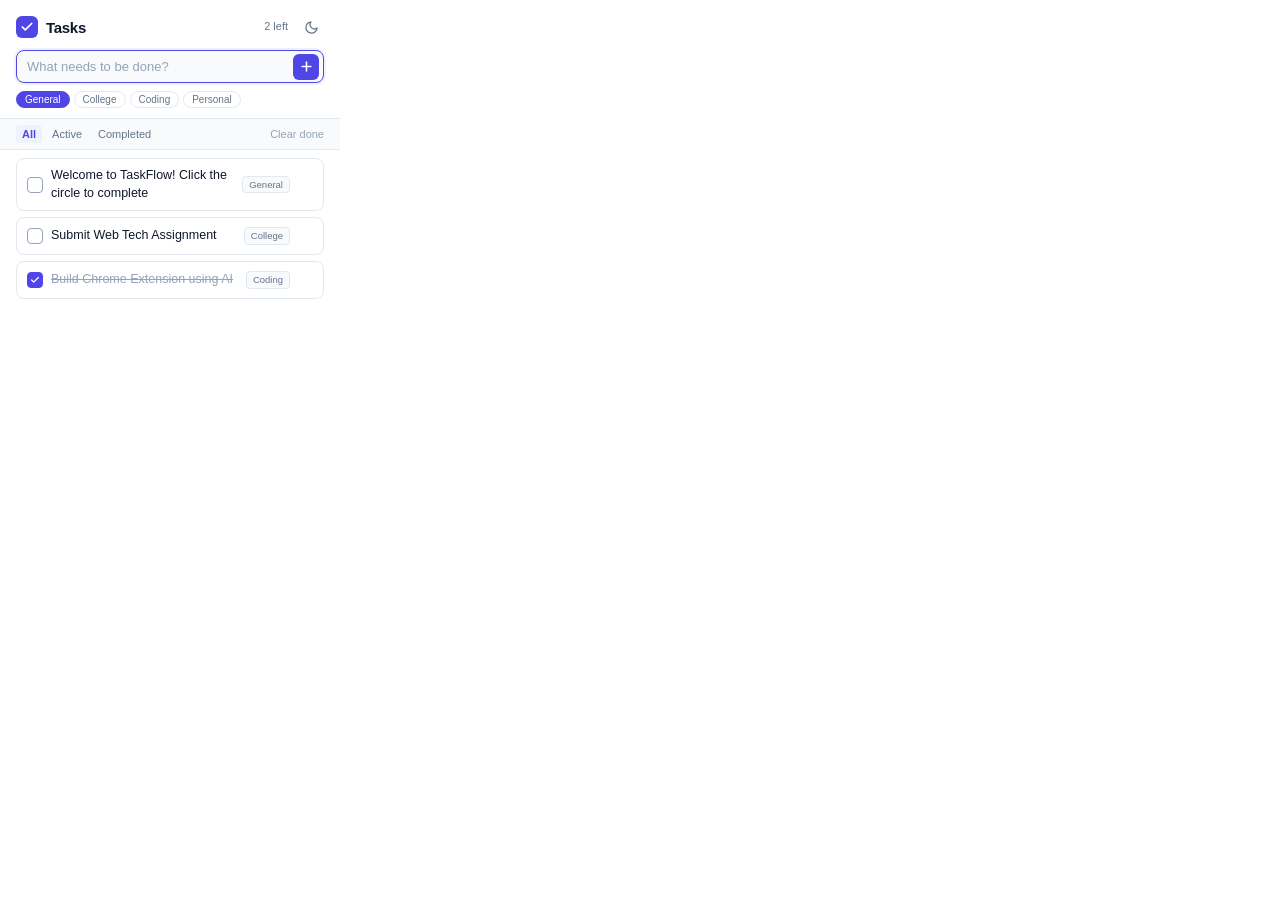
<file: PE/Task2_ChromeExtension/popup.html>
<!DOCTYPE html>
<html lang="en">
<head>
  <meta charset="UTF-8">
  <meta name="viewport" content="width=device-width, initial-scale=1.0">
  <title>TaskFlow</title>
  <link rel="stylesheet" href="popup.css">
</head>
<body>
  <div class="app-card">
    <!-- Header -->
    <header class="app-header">
      <div class="brand">
        <div class="brand-check">
          <svg width="14" height="14" viewBox="0 0 24 24" fill="none" stroke="currentColor" stroke-width="3" stroke-linecap="round" stroke-linejoin="round">
            <polyline points="20 6 9 17 4 12"></polyline>
          </svg>
        </div>
        <span class="brand-title">Tasks</span>
      </div>

      <div class="header-right">
        <span id="task-counter" class="counter">0 left</span>
        <button id="theme-btn" class="icon-btn" title="Toggle theme" aria-label="Toggle theme">
          <svg id="theme-moon" width="15" height="15" viewBox="0 0 24 24" fill="none" stroke="currentColor" stroke-width="2" stroke-linecap="round" stroke-linejoin="round">
            <path d="M21 12.79A9 9 0 1 1 11.21 3 7 7 0 0 0 21 12.79z"></path>
          </svg>
          <svg id="theme-sun" class="hidden" width="15" height="15" viewBox="0 0 24 24" fill="none" stroke="currentColor" stroke-width="2" stroke-linecap="round" stroke-linejoin="round">
            <circle cx="12" cy="12" r="5"></circle>
            <line x1="12" y1="1" x2="12" y2="3"></line>
            <line x1="12" y1="21" x2="12" y2="23"></line>
            <line x1="4.22" y1="4.22" x2="5.64" y2="5.64"></line>
            <line x1="18.36" y1="18.36" x2="19.78" y2="19.78"></line>
            <line x1="1" y1="12" x2="3" y2="12"></line>
            <line x1="21" y1="12" x2="23" y2="12"></line>
            <line x1="4.22" y1="19.78" x2="5.64" y2="18.36"></line>
            <line x1="18.36" y1="5.64" x2="19.78" y2="4.22"></line>
          </svg>
        </button>
      </div>
    </header>

    <!-- Minimal Add Task Input -->
    <div class="input-section">
      <div class="input-wrapper">
        <input type="text" id="task-input" placeholder="What needs to be done?" autocomplete="off" autofocus>
        <button id="add-btn" class="add-btn" title="Add task">
          <svg width="15" height="15" viewBox="0 0 24 24" fill="none" stroke="currentColor" stroke-width="2.5" stroke-linecap="round" stroke-linejoin="round">
            <line x1="12" y1="5" x2="12" y2="19"></line>
            <line x1="5" y1="12" x2="19" y2="12"></line>
          </svg>
        </button>
      </div>

      <!-- Quick category pills -->
      <div class="category-pills">
        <button type="button" class="pill active" data-cat="General">General</button>
        <button type="button" class="pill" data-cat="College">College</button>
        <button type="button" class="pill" data-cat="Coding">Coding</button>
        <button type="button" class="pill" data-cat="Personal">Personal</button>
      </div>
    </div>

    <!-- Filter Bar -->
    <div class="filter-bar">
      <div class="tabs">
        <button class="tab-btn active" data-filter="all">All</button>
        <button class="tab-btn" data-filter="active">Active</button>
        <button class="tab-btn" data-filter="completed">Completed</button>
      </div>
      <button id="clear-btn" class="text-action-btn">Clear done</button>
    </div>

    <!-- Tasks List -->
    <div class="tasks-scroll-area">
      <ul id="task-list" class="task-list"></ul>
      
      <div id="empty-state" class="empty-state hidden">
        <svg width="32" height="32" viewBox="0 0 24 24" fill="none" stroke="currentColor" stroke-width="1.5" stroke-linecap="round" stroke-linejoin="round">
          <circle cx="12" cy="12" r="10"></circle>
          <path d="m9 12 2 2 4-4"></path>
        </svg>
        <p>All caught up!</p>
      </div>
    </div>
  </div>

  <script src="popup.js"></script>
</body>
</html>
</file>
<file: PE/Task2_ChromeExtension/popup.css>
/* Minimal & Attractive To-Do Chrome Extension */
:root {
  --bg: #FFFFFF;
  --bg-subtle: #F8FAFC;
  --bg-item: #FFFFFF;
  --border: #E2E8F0;
  --text-main: #0F172A;
  --text-muted: #64748B;
  --text-subtle: #94A3B8;
  --accent: #4F46E5;
  --accent-light: #EEF2FF;
  --danger: #EF4444;
  --danger-light: #FEF2F2;
  --radius: 8px;
  --font: -apple-system, BlinkMacSystemFont, "Segoe UI", Roboto, sans-serif;
}

body.dark {
  --bg: #0F172A;
  --bg-subtle: #1E293B;
  --bg-item: #1E293B;
  --border: #334155;
  --text-main: #F8FAFC;
  --text-muted: #94A3B8;
  --text-subtle: #64748B;
  --accent: #6366F1;
  --accent-light: #312E81;
  --danger: #F87171;
  --danger-light: rgba(239, 68, 68, 0.15);
}

* {
  box-sizing: border-box;
  margin: 0;
  padding: 0;
}

body {
  width: 340px;
  max-height: 480px;
  background-color: var(--bg);
  color: var(--text-main);
  font-family: var(--font);
  font-size: 13px;
  line-height: 1.4;
  user-select: none;
  overflow: hidden;
  transition: background-color 0.15s ease, color 0.15s ease;
}

.app-card {
  display: flex;
  flex-direction: column;
  height: 460px;
}

/* Header */
.app-header {
  display: flex;
  align-items: center;
  justify-content: space-between;
  padding: 14px 16px 10px 16px;
}

.brand {
  display: flex;
  align-items: center;
  gap: 8px;
}

.brand-check {
  width: 22px;
  height: 22px;
  border-radius: 6px;
  background-color: var(--accent);
  color: #FFFFFF;
  display: flex;
  align-items: center;
  justify-content: center;
}

.brand-title {
  font-size: 15px;
  font-weight: 700;
  letter-spacing: -0.02em;
}

.header-right {
  display: flex;
  align-items: center;
  gap: 10px;
}

.counter {
  font-size: 11px;
  color: var(--text-muted);
  font-weight: 500;
}

.icon-btn {
  background: none;
  border: none;
  color: var(--text-muted);
  width: 26px;
  height: 26px;
  border-radius: 6px;
  display: flex;
  align-items: center;
  justify-content: center;
  cursor: pointer;
  transition: all 0.15s ease;
}

.icon-btn:hover {
  background-color: var(--bg-subtle);
  color: var(--text-main);
}

/* Input Section */
.input-section {
  padding: 0 16px 10px 16px;
}

.input-wrapper {
  display: flex;
  align-items: center;
  background-color: var(--bg-subtle);
  border: 1px solid var(--border);
  border-radius: var(--radius);
  padding: 2px 4px 2px 10px;
  transition: border-color 0.15s ease, box-shadow 0.15s ease;
}

.input-wrapper:focus-within {
  border-color: var(--accent);
  box-shadow: 0 0 0 2px var(--accent-light);
}

.input-wrapper input {
  flex: 1;
  background: none;
  border: none;
  outline: none;
  color: var(--text-main);
  font-size: 13px;
  font-family: inherit;
  padding: 6px 0;
}

.input-wrapper input::placeholder {
  color: var(--text-subtle);
}

.add-btn {
  background-color: var(--accent);
  color: #FFFFFF;
  border: none;
  width: 26px;
  height: 26px;
  border-radius: 6px;
  display: flex;
  align-items: center;
  justify-content: center;
  cursor: pointer;
  transition: opacity 0.15s ease;
}

.add-btn:hover {
  opacity: 0.9;
}

/* Category Pills */
.category-pills {
  display: flex;
  gap: 4px;
  margin-top: 8px;
}

.pill {
  background: none;
  border: 1px solid var(--border);
  border-radius: 12px;
  padding: 2px 8px;
  font-size: 10px;
  font-weight: 500;
  color: var(--text-muted);
  cursor: pointer;
  transition: all 0.12s ease;
}

.pill:hover {
  border-color: var(--accent);
  color: var(--accent);
}

.pill.active {
  background-color: var(--accent);
  border-color: var(--accent);
  color: #FFFFFF;
}

/* Filter Bar */
.filter-bar {
  display: flex;
  align-items: center;
  justify-content: space-between;
  padding: 6px 16px;
  border-top: 1px solid var(--border);
  border-bottom: 1px solid var(--border);
  background-color: var(--bg-subtle);
}

.tabs {
  display: flex;
  gap: 4px;
}

.tab-btn {
  background: none;
  border: none;
  font-size: 11px;
  font-weight: 500;
  color: var(--text-muted);
  padding: 3px 6px;
  border-radius: 4px;
  cursor: pointer;
  transition: all 0.12s ease;
}

.tab-btn.active {
  color: var(--accent);
  font-weight: 600;
  background-color: var(--accent-light);
}

.text-action-btn {
  background: none;
  border: none;
  font-size: 11px;
  color: var(--text-subtle);
  cursor: pointer;
  transition: color 0.12s ease;
}

.text-action-btn:hover {
  color: var(--danger);
}

/* Scroll Area */
.tasks-scroll-area {
  flex: 1;
  overflow-y: auto;
  padding: 8px 16px 12px 16px;
}

.tasks-scroll-area::-webkit-scrollbar {
  width: 4px;
}
.tasks-scroll-area::-webkit-scrollbar-thumb {
  background-color: var(--border);
  border-radius: 4px;
}

/* Task List */
.task-list {
  list-style: none;
  display: flex;
  flex-direction: column;
  gap: 6px;
}

.task-item {
  display: flex;
  align-items: center;
  justify-content: space-between;
  padding: 8px 10px;
  background-color: var(--bg-item);
  border: 1px solid var(--border);
  border-radius: var(--radius);
  transition: border-color 0.12s ease, background-color 0.12s ease;
}

.task-item:hover {
  border-color: var(--text-subtle);
}

.task-left {
  display: flex;
  align-items: center;
  gap: 8px;
  flex: 1;
  min-width: 0;
}

/* Checkbox */
.checkbox-btn {
  width: 16px;
  height: 16px;
  border-radius: 4px;
  border: 1.5px solid var(--text-subtle);
  background: none;
  cursor: pointer;
  display: flex;
  align-items: center;
  justify-content: center;
  flex-shrink: 0;
  transition: all 0.12s ease;
  padding: 0;
}

.checkbox-btn:hover {
  border-color: var(--accent);
}

.task-item.completed .checkbox-btn {
  background-color: var(--accent);
  border-color: var(--accent);
  color: #FFFFFF;
}

.task-item:not(.completed) .checkbox-btn svg {
  display: none;
}

.task-title {
  font-size: 12.5px;
  color: var(--text-main);
  word-break: break-word;
  transition: color 0.12s ease;
}

.task-item.completed .task-title {
  text-decoration: line-through;
  color: var(--text-subtle);
}

.task-right {
  display: flex;
  align-items: center;
  gap: 6px;
  flex-shrink: 0;
}

.cat-tag {
  font-size: 9.5px;
  font-weight: 500;
  padding: 1px 6px;
  border-radius: 4px;
  background-color: var(--bg-subtle);
  color: var(--text-muted);
  border: 1px solid var(--border);
}

.delete-btn {
  background: none;
  border: none;
  color: var(--text-subtle);
  padding: 2px;
  border-radius: 4px;
  cursor: pointer;
  opacity: 0;
  transition: all 0.12s ease;
}

.task-item:hover .delete-btn {
  opacity: 1;
}

.delete-btn:hover {
  color: var(--danger);
  background-color: var(--danger-light);
}

/* Empty State */
.empty-state {
  display: flex;
  flex-direction: column;
  align-items: center;
  justify-content: center;
  height: 180px;
  color: var(--text-subtle);
  gap: 8px;
}

.empty-state p {
  font-size: 12px;
}

.hidden {
  display: none !important;
}
</file>
